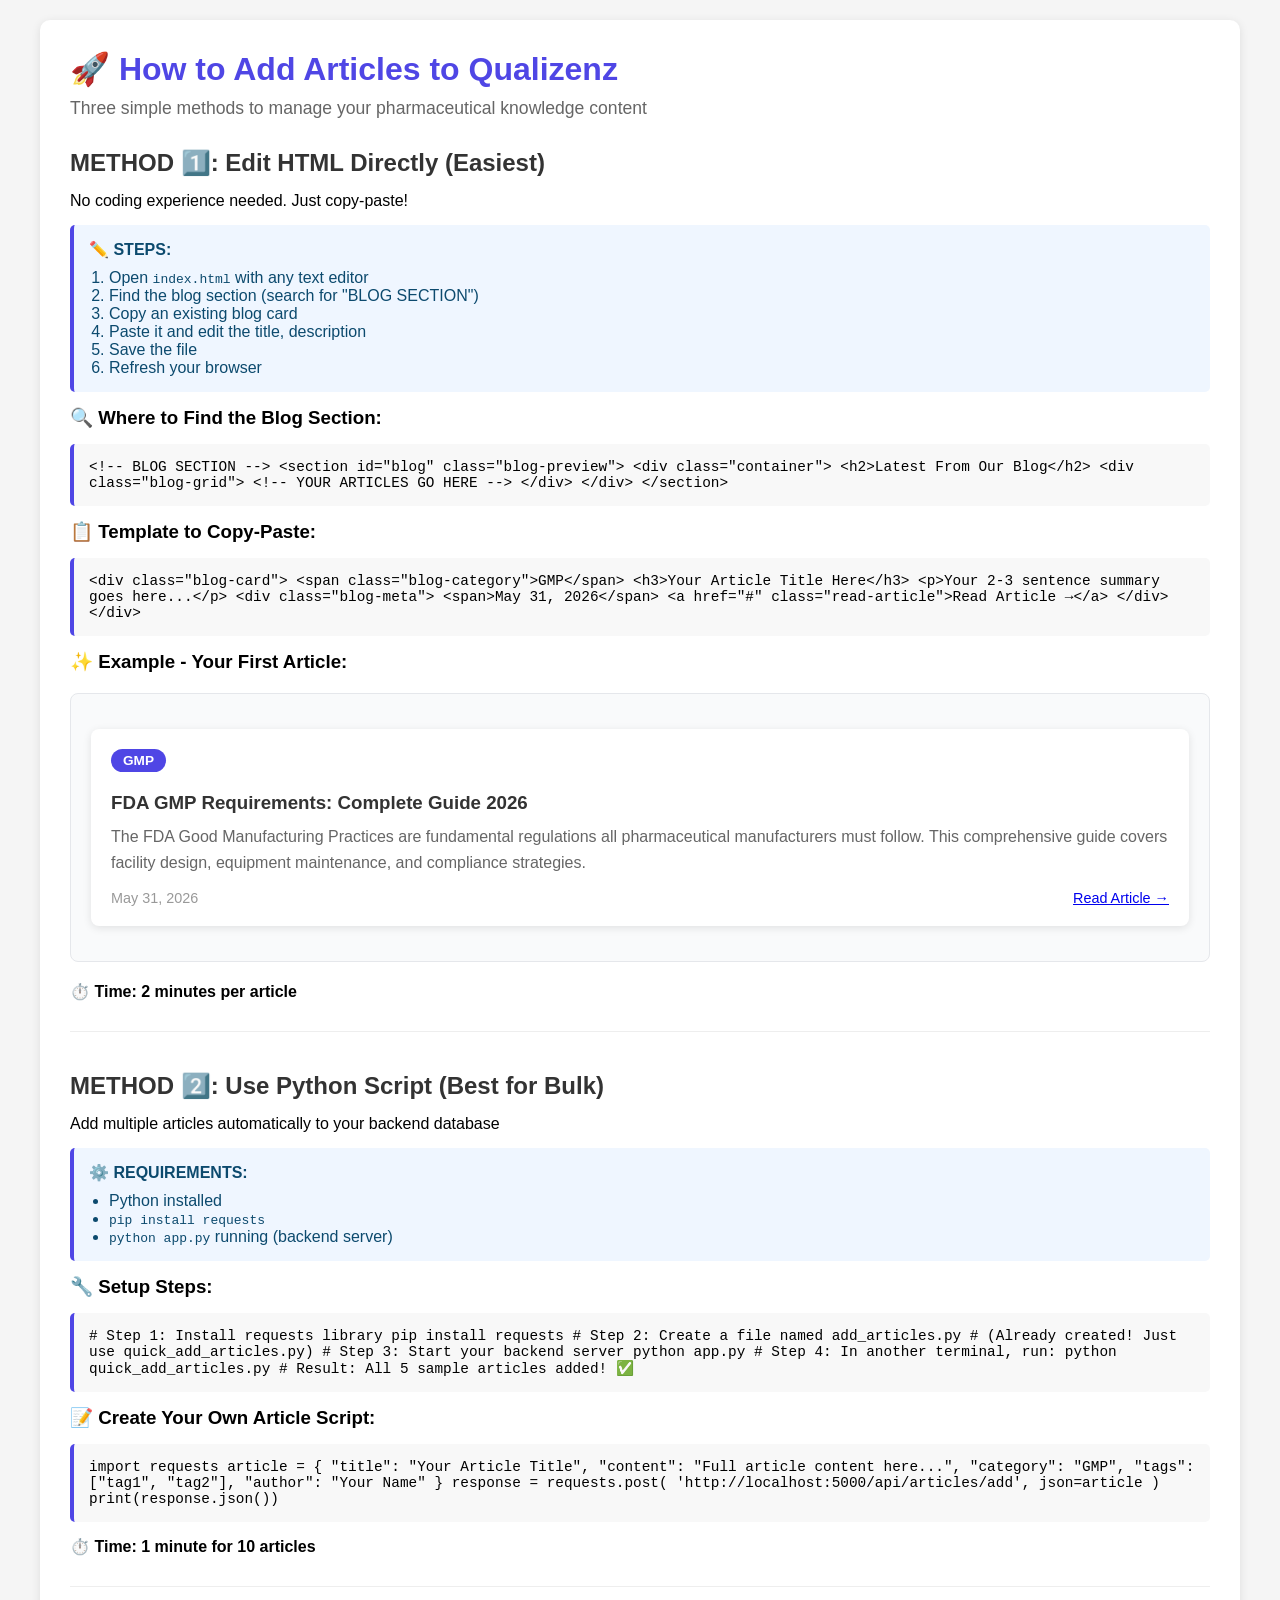
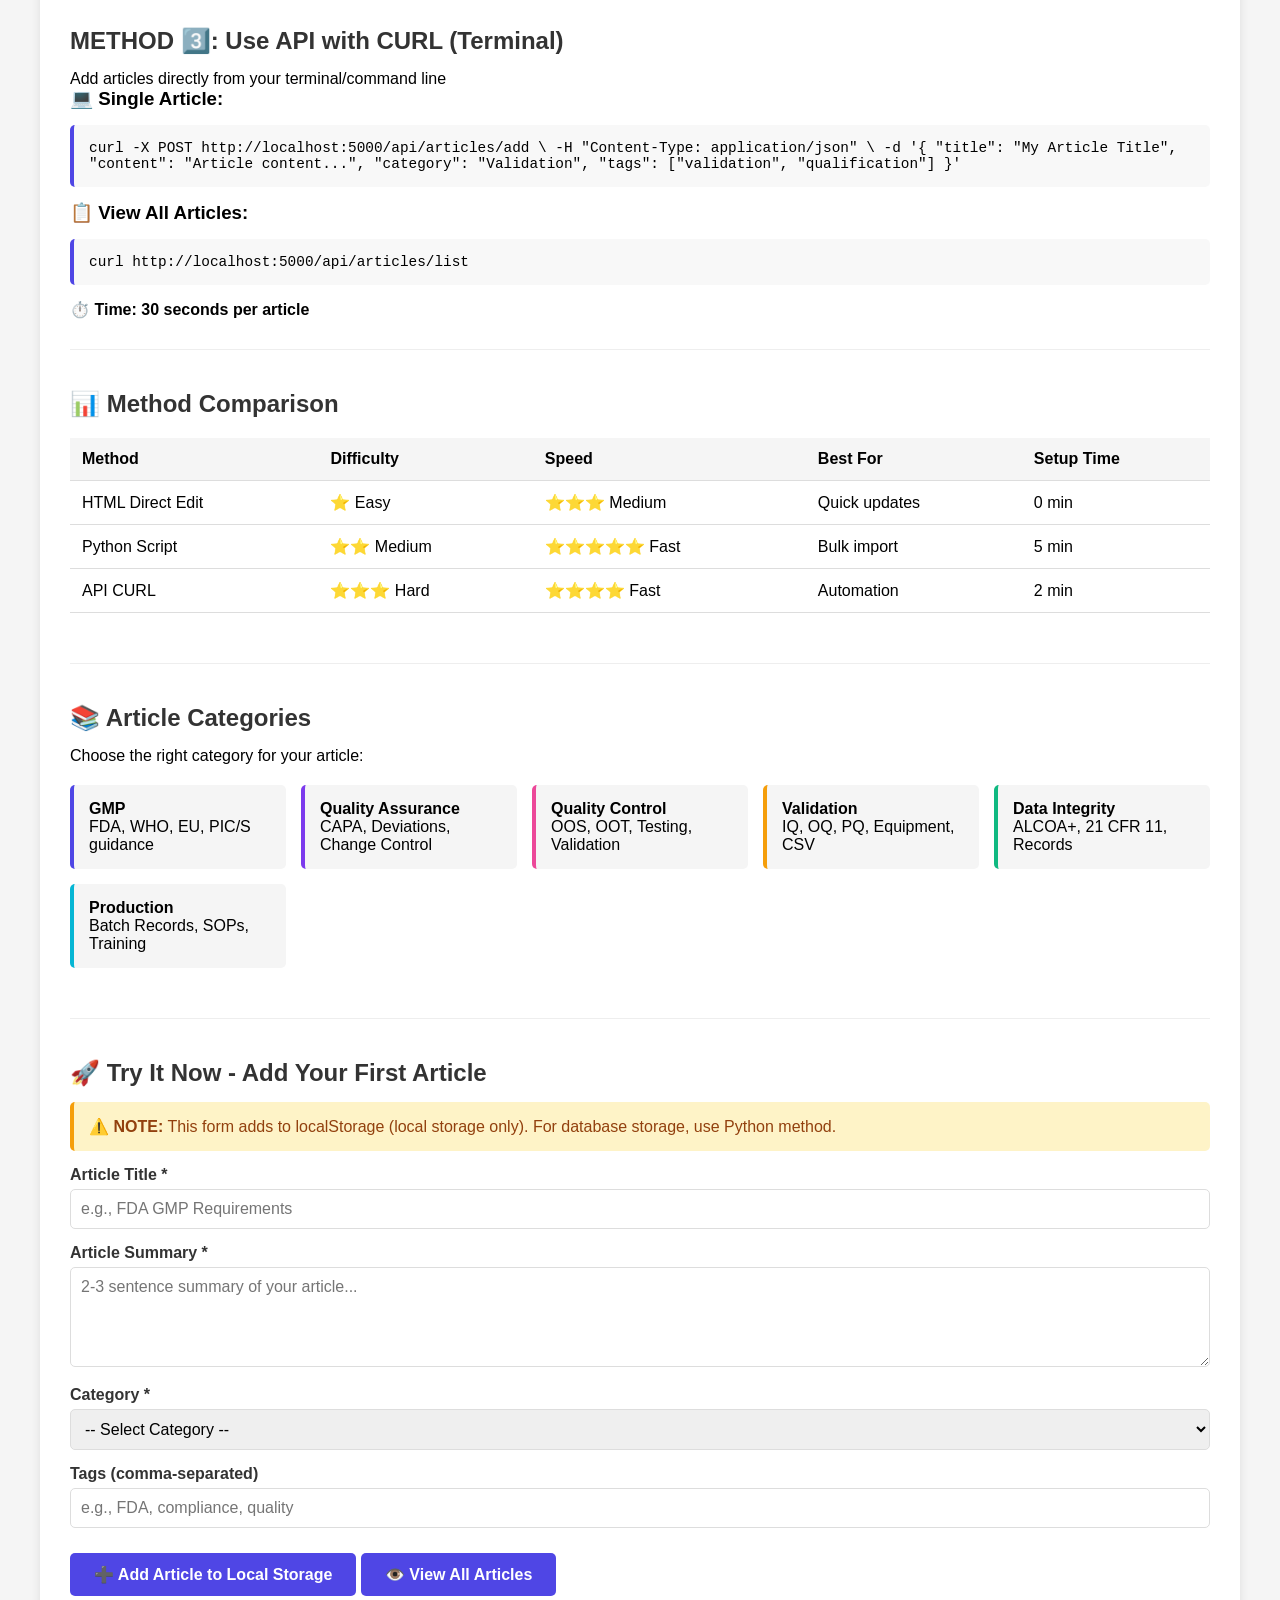
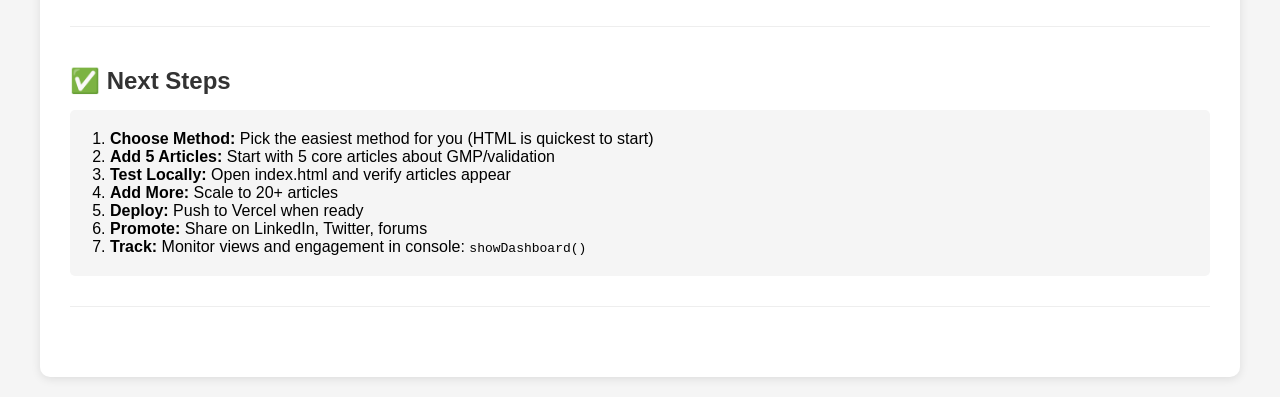
<file: add_articles_guide.html>
<!DOCTYPE html>
<html lang="en">
<head>
    <meta charset="UTF-8">
    <meta name="viewport" content="width=device-width, initial-scale=1.0">
    <title>Qualizenz - Add Articles Locally</title>
    <style>
        * {
            margin: 0;
            padding: 0;
            box-sizing: border-box;
        }
        body {
            font-family: 'Segoe UI', Tahoma, Geneva, Verdana, sans-serif;
            background-color: #f5f5f5;
            padding: 20px;
        }
        .container {
            max-width: 1200px;
            margin: 0 auto;
            background: white;
            padding: 30px;
            border-radius: 10px;
            box-shadow: 0 2px 10px rgba(0,0,0,0.1);
        }
        h1 {
            color: #4F46E5;
            margin-bottom: 10px;
        }
        .subtitle {
            color: #666;
            margin-bottom: 30px;
            font-size: 1.1rem;
        }
        .section {
            margin-bottom: 40px;
            padding-bottom: 30px;
            border-bottom: 1px solid #eee;
        }
        h2 {
            color: #333;
            margin-top: 30px;
            margin-bottom: 15px;
            font-size: 1.5rem;
        }
        .code-box {
            background: #f8f8f8;
            border-left: 4px solid #4F46E5;
            padding: 15px;
            margin: 15px 0;
            border-radius: 5px;
            overflow-x: auto;
            font-family: 'Courier New', monospace;
            font-size: 0.9rem;
        }
        .form-group {
            margin: 15px 0;
        }
        label {
            display: block;
            margin-bottom: 5px;
            font-weight: 600;
            color: #333;
        }
        input, textarea, select {
            width: 100%;
            padding: 10px;
            border: 1px solid #ddd;
            border-radius: 5px;
            font-family: inherit;
            font-size: 1rem;
        }
        textarea {
            min-height: 100px;
            resize: vertical;
        }
        button {
            background: #4F46E5;
            color: white;
            padding: 12px 24px;
            border: none;
            border-radius: 5px;
            cursor: pointer;
            font-size: 1rem;
            font-weight: 600;
            margin-top: 10px;
        }
        button:hover {
            background: #7C3AED;
        }
        .success {
            background: #D1FAE5;
            color: #065F46;
            padding: 15px;
            border-radius: 5px;
            margin: 15px 0;
            border-left: 4px solid #10B981;
        }
        .warning {
            background: #FEF3C7;
            color: #92400E;
            padding: 15px;
            border-radius: 5px;
            margin: 15px 0;
            border-left: 4px solid #F59E0B;
        }
        .info {
            background: #EFF6FF;
            color: #0C4A6E;
            padding: 15px;
            border-radius: 5px;
            margin: 15px 0;
            border-left: 4px solid #4F46E5;
        }
        .preview {
            background: #f9fafb;
            border: 1px solid #e5e7eb;
            padding: 20px;
            border-radius: 8px;
            margin: 20px 0;
        }
        .blog-card {
            background: white;
            padding: 20px;
            border-radius: 8px;
            box-shadow: 0 2px 8px rgba(0,0,0,0.1);
            margin: 15px 0;
        }
        .blog-category {
            display: inline-block;
            background: #4F46E5;
            color: white;
            padding: 4px 12px;
            border-radius: 20px;
            font-size: 0.85rem;
            font-weight: 600;
            margin-bottom: 10px;
        }
        .blog-card h3 {
            color: #333;
            margin: 10px 0;
        }
        .blog-card p {
            color: #666;
            line-height: 1.6;
            margin-bottom: 15px;
        }
        .blog-meta {
            display: flex;
            justify-content: space-between;
            color: #999;
            font-size: 0.9rem;
        }
        table {
            width: 100%;
            border-collapse: collapse;
            margin: 20px 0;
        }
        th, td {
            padding: 12px;
            text-align: left;
            border-bottom: 1px solid #ddd;
        }
        th {
            background: #f5f5f5;
            font-weight: 600;
        }
        .step-number {
            display: inline-block;
            background: #4F46E5;
            color: white;
            width: 30px;
            height: 30px;
            border-radius: 50%;
            text-align: center;
            line-height: 30px;
            margin-right: 10px;
            font-weight: bold;
        }
    </style>
</head>
<body>
    <div class="container">
        <h1>🚀 How to Add Articles to Qualizenz</h1>
        <p class="subtitle">Three simple methods to manage your pharmaceutical knowledge content</p>

        <!-- METHOD 1 -->
        <div class="section">
            <h2>METHOD 1️⃣: Edit HTML Directly (Easiest)</h2>
            <p>No coding experience needed. Just copy-paste!</p>
            
            <div class="info">
                <strong>✏️ STEPS:</strong>
                <ol style="margin-left: 20px; margin-top: 10px;">
                    <li>Open <code>index.html</code> with any text editor</li>
                    <li>Find the blog section (search for "BLOG SECTION")</li>
                    <li>Copy an existing blog card</li>
                    <li>Paste it and edit the title, description</li>
                    <li>Save the file</li>
                    <li>Refresh your browser</li>
                </ol>
            </div>

            <h3>🔍 Where to Find the Blog Section:</h3>
            <div class="code-box">
&lt;!-- BLOG SECTION --&gt;
&lt;section id="blog" class="blog-preview"&gt;
    &lt;div class="container"&gt;
        &lt;h2&gt;Latest From Our Blog&lt;/h2&gt;
        &lt;div class="blog-grid"&gt;
            &lt;!-- YOUR ARTICLES GO HERE --&gt;
        &lt;/div&gt;
    &lt;/div&gt;
&lt;/section&gt;
            </div>

            <h3>📋 Template to Copy-Paste:</h3>
            <div class="code-box">
&lt;div class="blog-card"&gt;
    &lt;span class="blog-category"&gt;GMP&lt;/span&gt;
    &lt;h3&gt;Your Article Title Here&lt;/h3&gt;
    &lt;p&gt;Your 2-3 sentence summary goes here...&lt;/p&gt;
    &lt;div class="blog-meta"&gt;
        &lt;span&gt;May 31, 2026&lt;/span&gt;
        &lt;a href="#" class="read-article"&gt;Read Article →&lt;/a&gt;
    &lt;/div&gt;
&lt;/div&gt;
            </div>

            <h3>✨ Example - Your First Article:</h3>
            <div class="preview">
                <div class="blog-card">
                    <span class="blog-category">GMP</span>
                    <h3>FDA GMP Requirements: Complete Guide 2026</h3>
                    <p>The FDA Good Manufacturing Practices are fundamental regulations all pharmaceutical manufacturers must follow. This comprehensive guide covers facility design, equipment maintenance, and compliance strategies.</p>
                    <div class="blog-meta">
                        <span>May 31, 2026</span>
                        <a href="#" class="read-article">Read Article →</a>
                    </div>
                </div>
            </div>

            <p><strong>⏱️ Time: 2 minutes per article</strong></p>
        </div>

        <!-- METHOD 2 -->
        <div class="section">
            <h2>METHOD 2️⃣: Use Python Script (Best for Bulk)</h2>
            <p>Add multiple articles automatically to your backend database</p>
            
            <div class="info">
                <strong>⚙️ REQUIREMENTS:</strong>
                <ul style="margin-left: 20px; margin-top: 10px;">
                    <li>Python installed</li>
                    <li><code>pip install requests</code></li>
                    <li><code>python app.py</code> running (backend server)</li>
                </ul>
            </div>

            <h3>🔧 Setup Steps:</h3>
            <div class="code-box">
# Step 1: Install requests library
pip install requests

# Step 2: Create a file named add_articles.py
# (Already created! Just use quick_add_articles.py)

# Step 3: Start your backend server
python app.py

# Step 4: In another terminal, run:
python quick_add_articles.py

# Result: All 5 sample articles added! ✅
            </div>

            <h3>📝 Create Your Own Article Script:</h3>
            <div class="code-box">
import requests

article = {
    "title": "Your Article Title",
    "content": "Full article content here...",
    "category": "GMP",
    "tags": ["tag1", "tag2"],
    "author": "Your Name"
}

response = requests.post(
    'http://localhost:5000/api/articles/add',
    json=article
)

print(response.json())
            </div>

            <p><strong>⏱️ Time: 1 minute for 10 articles</strong></p>
        </div>

        <!-- METHOD 3 -->
        <div class="section">
            <h2>METHOD 3️⃣: Use API with CURL (Terminal)</h2>
            <p>Add articles directly from your terminal/command line</p>
            
            <h3>💻 Single Article:</h3>
            <div class="code-box">
curl -X POST http://localhost:5000/api/articles/add \
  -H "Content-Type: application/json" \
  -d '{
    "title": "My Article Title",
    "content": "Article content...",
    "category": "Validation",
    "tags": ["validation", "qualification"]
  }'
            </div>

            <h3>📋 View All Articles:</h3>
            <div class="code-box">
curl http://localhost:5000/api/articles/list
            </div>

            <p><strong>⏱️ Time: 30 seconds per article</strong></p>
        </div>

        <!-- COMPARISON -->
        <div class="section">
            <h2>📊 Method Comparison</h2>
            <table>
                <thead>
                    <tr>
                        <th>Method</th>
                        <th>Difficulty</th>
                        <th>Speed</th>
                        <th>Best For</th>
                        <th>Setup Time</th>
                    </tr>
                </thead>
                <tbody>
                    <tr>
                        <td>HTML Direct Edit</td>
                        <td>⭐ Easy</td>
                        <td>⭐⭐⭐ Medium</td>
                        <td>Quick updates</td>
                        <td>0 min</td>
                    </tr>
                    <tr>
                        <td>Python Script</td>
                        <td>⭐⭐ Medium</td>
                        <td>⭐⭐⭐⭐⭐ Fast</td>
                        <td>Bulk import</td>
                        <td>5 min</td>
                    </tr>
                    <tr>
                        <td>API CURL</td>
                        <td>⭐⭐⭐ Hard</td>
                        <td>⭐⭐⭐⭐ Fast</td>
                        <td>Automation</td>
                        <td>2 min</td>
                    </tr>
                </tbody>
            </table>
        </div>

        <!-- ARTICLE CATEGORIES -->
        <div class="section">
            <h2>📚 Article Categories</h2>
            <p>Choose the right category for your article:</p>
            <div style="display: grid; grid-template-columns: repeat(auto-fit, minmax(200px, 1fr)); gap: 15px; margin: 20px 0;">
                <div style="background: #f5f5f5; padding: 15px; border-radius: 5px; border-left: 4px solid #4F46E5;">
                    <strong>GMP</strong><br>
                    FDA, WHO, EU, PIC/S guidance
                </div>
                <div style="background: #f5f5f5; padding: 15px; border-radius: 5px; border-left: 4px solid #7C3AED;">
                    <strong>Quality Assurance</strong><br>
                    CAPA, Deviations, Change Control
                </div>
                <div style="background: #f5f5f5; padding: 15px; border-radius: 5px; border-left: 4px solid #EC4899;">
                    <strong>Quality Control</strong><br>
                    OOS, OOT, Testing, Validation
                </div>
                <div style="background: #f5f5f5; padding: 15px; border-radius: 5px; border-left: 4px solid #F59E0B;">
                    <strong>Validation</strong><br>
                    IQ, OQ, PQ, Equipment, CSV
                </div>
                <div style="background: #f5f5f5; padding: 15px; border-radius: 5px; border-left: 4px solid #10B981;">
                    <strong>Data Integrity</strong><br>
                    ALCOA+, 21 CFR 11, Records
                </div>
                <div style="background: #f5f5f5; padding: 15px; border-radius: 5px; border-left: 4px solid #06B6D4;">
                    <strong>Production</strong><br>
                    Batch Records, SOPs, Training
                </div>
            </div>
        </div>

        <!-- QUICK ADD FORM -->
        <div class="section">
            <h2>🚀 Try It Now - Add Your First Article</h2>
            <div class="warning">
                <strong>⚠️ NOTE:</strong> This form adds to localStorage (local storage only). For database storage, use Python method.
            </div>
            
            <form id="articleForm" onsubmit="addArticle(event)">
                <div class="form-group">
                    <label for="title">Article Title *</label>
                    <input type="text" id="title" placeholder="e.g., FDA GMP Requirements" required>
                </div>

                <div class="form-group">
                    <label for="content">Article Summary *</label>
                    <textarea id="content" placeholder="2-3 sentence summary of your article..." required></textarea>
                </div>

                <div class="form-group">
                    <label for="category">Category *</label>
                    <select id="category" required>
                        <option value="">-- Select Category --</option>
                        <option value="GMP">GMP</option>
                        <option value="Quality Assurance">Quality Assurance</option>
                        <option value="Quality Control">Quality Control</option>
                        <option value="Validation">Validation</option>
                        <option value="Data Integrity">Data Integrity</option>
                        <option value="Production">Production</option>
                    </select>
                </div>

                <div class="form-group">
                    <label for="tags">Tags (comma-separated)</label>
                    <input type="text" id="tags" placeholder="e.g., FDA, compliance, quality">
                </div>

                <button type="submit">➕ Add Article to Local Storage</button>
                <button type="button" onclick="viewArticles()">👁️ View All Articles</button>
            </form>

            <div id="result"></div>
        </div>

        <!-- NEXT STEPS -->
        <div class="section">
            <h2>✅ Next Steps</h2>
            <div style="background: #f5f5f5; padding: 20px; border-radius: 5px;">
                <ol style="margin-left: 20px;">
                    <li><strong>Choose Method:</strong> Pick the easiest method for you (HTML is quickest to start)</li>
                    <li><strong>Add 5 Articles:</strong> Start with 5 core articles about GMP/validation</li>
                    <li><strong>Test Locally:</strong> Open index.html and verify articles appear</li>
                    <li><strong>Add More:</strong> Scale to 20+ articles</li>
                    <li><strong>Deploy:</strong> Push to Vercel when ready</li>
                    <li><strong>Promote:</strong> Share on LinkedIn, Twitter, forums</li>
                    <li><strong>Track:</strong> Monitor views and engagement in console: <code>showDashboard()</code></li>
                </ol>
            </div>
        </div>
    </div>

    <script>
        function addArticle(event) {
            event.preventDefault();
            
            const article = {
                title: document.getElementById('title').value,
                content: document.getElementById('content').value,
                category: document.getElementById('category').value,
                tags: document.getElementById('tags').value.split(',').map(t => t.trim()),
                date: new Date().toISOString().split('T')[0]
            };
            
            let articles = JSON.parse(localStorage.getItem('articles')) || [];
            articles.push(article);
            localStorage.setItem('articles', JSON.stringify(articles));
            
            const result = document.getElementById('result');
            result.innerHTML = `
                <div class="success">
                    ✅ Article added successfully!<br>
                    <strong>${article.title}</strong> is now in your local storage.
                </div>
            `;
            
            document.getElementById('articleForm').reset();
        }

        function viewArticles() {
            const articles = JSON.parse(localStorage.getItem('articles')) || [];
            const result = document.getElementById('result');
            
            if (articles.length === 0) {
                result.innerHTML = '<div class="warning">No articles saved yet</div>';
                return;
            }
            
            let html = '<div class="success"><strong>📝 Saved Articles:</strong><br>';
            articles.forEach((art, idx) => {
                html += `${idx + 1}. <strong>${art.title}</strong> (${art.category})<br>`;
            });
            html += `</div>`;
            
            result.innerHTML = html;
        }
    </script>
</body>
</html>
</file>
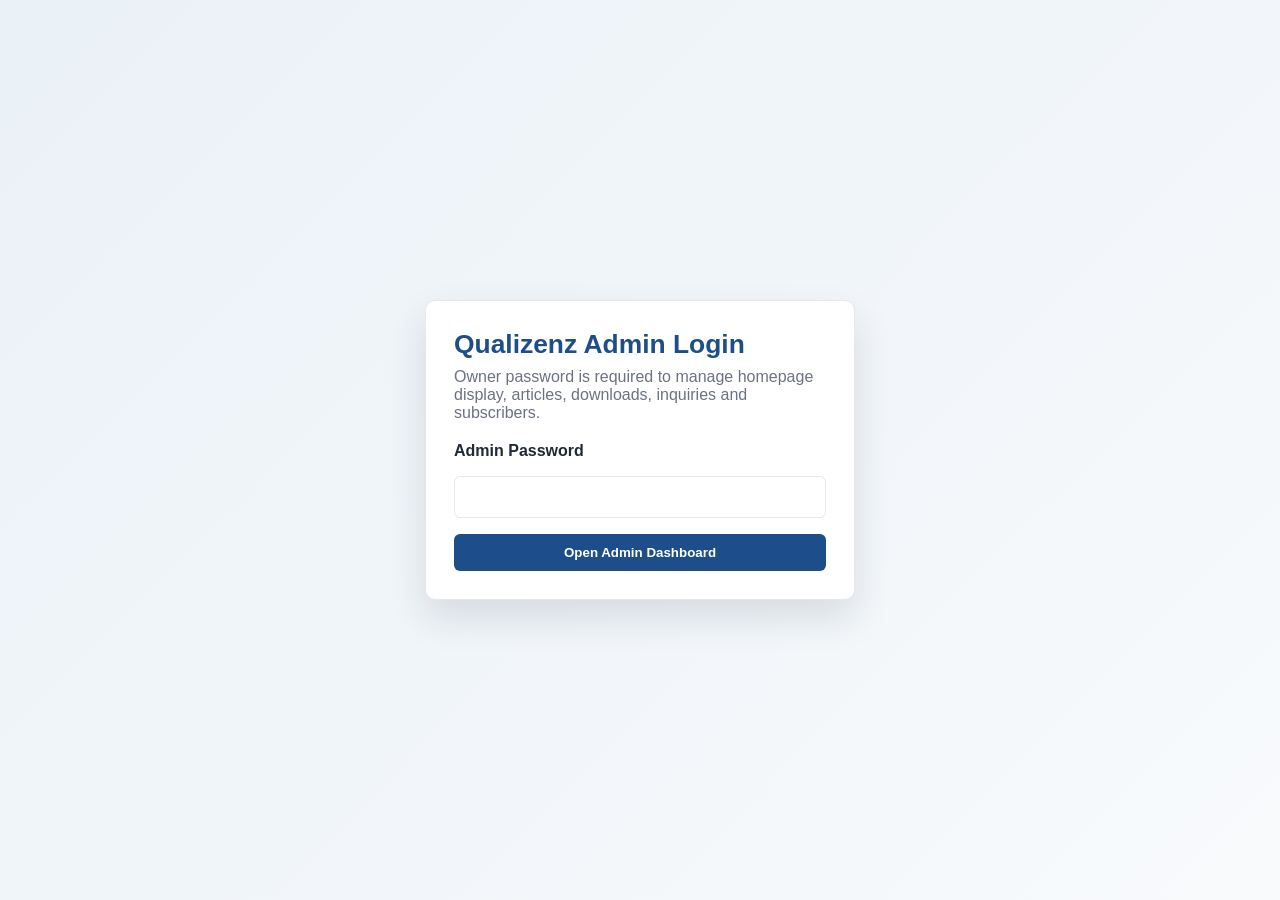
<file: admin_dashboard.html>
<!DOCTYPE html>
<html lang="en">
<head>
    <meta charset="UTF-8">
    <meta name="viewport" content="width=device-width, initial-scale=1.0">
    <title>Qualizenz Admin Content Dashboard</title>
    <style>
        :root {
            --primary: #1D4E89;
            --secondary: #0F766E;
            --bg: #F5F8FA;
            --text: #1F2937;
            --muted: #6B7280;
            --border: #E5E7EB;
            --white: #FFFFFF;
        }
        * { box-sizing: border-box; margin: 0; padding: 0; }
        body { background: var(--bg); color: var(--text); font-family: "Segoe UI", Tahoma, Geneva, Verdana, sans-serif; }
        .admin-shell { display: none; grid-template-columns: 280px 1fr; min-height: 100vh; }
        body.admin-authenticated .admin-shell { display: grid; }
        .admin-login-screen { align-items: center; background: linear-gradient(135deg, #EAF1F7, #F8FAFC); display: flex; justify-content: center; min-height: 100vh; padding: 24px; }
        body.admin-authenticated .admin-login-screen { display: none; }
        .auth-card { background: var(--white); border: 1px solid var(--border); border-radius: 10px; box-shadow: 0 18px 38px rgba(23, 32, 51, 0.12); max-width: 430px; padding: 28px; width: 100%; }
        .auth-card h1 { color: var(--primary); font-size: 1.65rem; margin-bottom: 0.5rem; }
        .auth-card p { margin-bottom: 1.25rem; }
        .sidebar { background: #172033; color: var(--white); padding: 24px; position: sticky; top: 0; height: 100vh; }
        .sidebar h1 { font-size: 1.35rem; margin-bottom: 0.25rem; }
        .sidebar p { color: #B8C4D2; font-size: 0.9rem; margin-bottom: 1.5rem; }
        .sidebar a, .sidebar button { border-radius: 6px; color: var(--white); display: block; margin-bottom: 8px; padding: 11px 12px; text-align: left; text-decoration: none; width: 100%; }
        .sidebar button { background: transparent; border: 0; cursor: pointer; font: inherit; }
        .sidebar button.active, .sidebar button:hover, .sidebar a:hover { background: var(--primary); }
        .sidebar button.logout { background: #7F1D1D; margin-top: 14px; }
        .main { padding: 28px; }
        .topbar { align-items: center; display: flex; justify-content: space-between; gap: 1rem; margin-bottom: 24px; }
        .topbar h2 { font-size: 2rem; }
        .grid { display: grid; gap: 1rem; grid-template-columns: repeat(auto-fit, minmax(210px, 1fr)); margin-bottom: 1.5rem; }
        .stat, .panel { background: var(--white); border: 1px solid var(--border); border-radius: 8px; padding: 18px; }
        .stat strong { color: var(--primary); display: block; font-size: 2rem; margin-top: 0.25rem; }
        .muted { color: var(--muted); }
        .section { display: none; }
        .section.active { display: block; }
        form { display: grid; gap: 1rem; }
        label { color: var(--text); font-weight: 700; }
        input, select, textarea { border: 1px solid var(--border); border-radius: 6px; font: inherit; padding: 11px; width: 100%; }
        input[type="checkbox"] { height: 18px; margin: 0; width: 18px; }
        textarea { min-height: 130px; resize: vertical; }
        .two-col { display: grid; gap: 1rem; grid-template-columns: 1fr 1fr; }
        .checkbox-grid label { align-items: center; background: #F8FAFC; border: 1px solid var(--border); border-radius: 6px; display: flex; gap: 0.65rem; padding: 12px; }
        .btn { background: var(--primary); border: 0; border-radius: 6px; color: var(--white); cursor: pointer; font-weight: 700; padding: 11px 16px; }
        .btn.secondary { background: #64748B; }
        .btn.danger { background: #B91C1C; }
        table { background: var(--white); border-collapse: collapse; border-radius: 8px; overflow: hidden; width: 100%; }
        th, td { border-bottom: 1px solid var(--border); padding: 12px; text-align: left; vertical-align: top; }
        th { background: #EAF1F7; }
        .badge { background: #DBEAFE; border-radius: 999px; color: #1E3A8A; display: inline-block; font-size: 0.8rem; font-weight: 800; padding: 4px 10px; }
        .actions { display: flex; flex-wrap: wrap; gap: 0.5rem; }
        .notice { background: #EFF6FF; border-left: 4px solid var(--primary); border-radius: 6px; margin-bottom: 1rem; padding: 1rem; }
        @media (max-width: 800px) {
            .admin-shell { grid-template-columns: 1fr; }
            .sidebar { height: auto; position: static; }
            .two-col { grid-template-columns: 1fr; }
            .topbar { align-items: flex-start; flex-direction: column; }
        }
    </style>
</head>
<body>
    <section class="admin-login-screen">
        <div class="auth-card">
            <h1>Qualizenz Admin Login</h1>
            <p class="muted">Owner password is required to manage homepage display, articles, downloads, inquiries and subscribers.</p>
            <form id="adminLoginForm">
                <label>Admin Password</label>
                <input type="password" name="password" autocomplete="current-password" required>
                <button class="btn" type="submit">Open Admin Dashboard</button>
            </form>
            <div id="adminLoginMessage"></div>
        </div>
    </section>

    <div class="admin-shell">
        <aside class="sidebar">
            <h1>Qualizenz Admin</h1>
            <p>Owner-only content dashboard</p>
            <button class="tab active" data-section="dashboard">Dashboard</button>
            <button class="tab" data-section="homepage">Homepage Display</button>
            <button class="tab" data-section="articles">Articles</button>
            <button class="tab" data-section="templates">Templates</button>
            <button class="tab" data-section="resources">Free Resources</button>
            <button class="tab" data-section="inquiries">Inquiries</button>
            <button class="tab" data-section="subscribers">Subscribers</button>
            <button class="tab" data-section="stats">Statistics</button>
            <button class="tab" data-section="password">Password</button>
            <a href="index.html">View Website</a>
            <button class="logout" type="button" onclick="logoutAdmin()">Logout</button>
        </aside>
        <main class="main">
            <div class="topbar">
                <div>
                    <h2 id="pageTitle">Dashboard</h2>
                    <p class="muted">Static GitHub Pages version. Data is stored in this browser until a backend database is connected.</p>
                </div>
                <button class="btn secondary" onclick="exportAdminData()">Export Data</button>
            </div>

            <section id="dashboard" class="section active">
                <div class="grid" id="statsGrid"></div>
                <div class="notice">No multi-role access is required. This is a simple owner dashboard for content and inquiry management.</div>
                <div class="notice">Public document downloads can be generated with Qualizenz header, footer, watermark, date and time stamp when files are uploaded through the Flask article upload endpoint.</div>
                <div class="notice">Default local admin password: <strong>Qualizenz@2026</strong>. Change it from the Password tab before sharing this admin link.</div>
                <div class="panel">
                    <h3>Recommended Database Tables</h3>
                    <p class="muted">articles, categories, sop_templates, validation_templates, free_resources, consulting_requests, contact_messages, newsletter_subscribers, downloads, website_statistics</p>
                </div>
            </section>

            <section id="password" class="section">
                <div class="panel">
                    <h3>Update Admin Password</h3>
                    <p class="muted">Use one owner password only. Avoid simple passwords and update it before publishing admin access anywhere.</p>
                    <form id="adminPasswordForm">
                        <label>Current Password</label>
                        <input type="password" name="current_password" autocomplete="current-password" required>
                        <div class="two-col">
                            <div>
                                <label>New Password</label>
                                <input type="password" name="new_password" autocomplete="new-password" minlength="8" required>
                            </div>
                            <div>
                                <label>Confirm New Password</label>
                                <input type="password" name="confirm_password" autocomplete="new-password" minlength="8" required>
                            </div>
                        </div>
                        <button class="btn" type="submit">Update Password</button>
                    </form>
                    <div id="adminPasswordMessage"></div>
                </div>
            </section>

            <section id="homepage" class="section">
                <div class="panel">
                    <h3>Manage Homepage Display</h3>
                    <p class="muted">Controls what the public homepage displays when running with the Flask backend. On static GitHub Pages, these settings are browser-local until a real hosted backend/database is connected.</p>
                    <form id="siteSettingsForm">
                        <label>Header Banner Text</label>
                        <input name="header_banner_text" placeholder="GMP Articles | SOP Templates | Validation Documents">
                        <label>Announcement Banner Text</label>
                        <input name="announcement_text" placeholder="New GMP Audit Readiness Checklist available for download.">
                        <label>Homepage Hero Title</label>
                        <textarea name="hero_title"></textarea>
                        <label>Homepage Intro Text</label>
                        <textarea name="hero_intro"></textarea>
                        <label>Footer Disclaimer Text</label>
                        <textarea name="footer_disclaimer"></textarea>
                        <label>Owner Note / Internal Display Instruction</label>
                        <textarea name="homepage_note" placeholder="Optional note for future homepage changes"></textarea>
                        <div class="two-col checkbox-grid">
                            <label><input type="checkbox" name="announcement_visible"> Show announcement banner</label>
                            <label><input type="checkbox" name="headline"> Show hero/headline section</label>
                            <label><input type="checkbox" name="latestArticles"> Show latest articles</label>
                            <label><input type="checkbox" name="store"> Show store/documents section</label>
                            <label><input type="checkbox" name="consulting"> Show consulting section</label>
                        </div>
                        <button class="btn" type="submit">Save Homepage Display</button>
                    </form>
                    <div id="siteSettingsMessage"></div>
                </div>
            </section>

            <section id="articles" class="section">
                <div class="panel">
                    <h3>Add / Edit Article</h3>
                    <form id="articleForm">
                        <input type="hidden" name="id">
                        <div class="two-col">
                            <div><label>Article Title</label><input name="title" required></div>
                            <div><label>Category</label><input name="category" placeholder="GMP, Validation, Data Integrity..." required></div>
                        </div>
                        <div class="two-col">
                            <div><label>Author</label><input name="author" value="Qualizenz Team"></div>
                            <div><label>Publish Date</label><input type="date" name="publishDate"></div>
                        </div>
                        <label>Featured Image URL</label><input name="featuredImage" placeholder="Optional image URL">
                        <label>Article Summary</label><textarea name="summary" required></textarea>
                        <label>Full Article Content</label><textarea name="content" required></textarea>
                        <div class="two-col">
                            <div><label>SEO Meta Title</label><input name="seoTitle"></div>
                            <div><label>Keywords</label><input name="keywords" placeholder="comma-separated"></div>
                        </div>
                        <label>SEO Meta Description</label><textarea name="seoDescription"></textarea>
                        <label>Related Articles / CTA</label><input name="relatedArticles" placeholder="Related article IDs, CTA text or links">
                        <div class="actions"><button class="btn" type="submit" name="status" value="Published">Publish Article</button><button class="btn secondary" type="submit" name="status" value="Draft">Save as Draft</button></div>
                    </form>
                </div>
                <div class="panel"><h3>Manage Articles</h3><div id="articleTable"></div></div>
                <div class="panel">
                    <h3>Draft Documents and Branded Downloads</h3>
                    <p class="muted">Create or save an article as draft, upload a PDF/DOCX here, then publish when ready. Downloads open as a Qualizenz-branded PDF with header, footer, watermark, date and time stamp.</p>
                    <form id="articleDocumentForm">
                        <div class="two-col">
                            <div>
                                <label>Article Draft</label>
                                <select name="article_id" id="articleDocumentSelect" required></select>
                            </div>
                            <div>
                                <label>Upload PDF or Word File</label>
                                <input type="file" name="file" accept=".pdf,.docx" required>
                            </div>
                        </div>
                        <button class="btn" type="submit">Upload Branded Download File</button>
                    </form>
                    <div id="articleDocumentUploadMessage"></div>
                </div>
            </section>

            <section id="templates" class="section">
                <div class="panel">
                    <h3>Upload Template Record</h3>
                    <form id="templateForm">
                        <div class="two-col"><div><label>Template Title</label><input name="title" required></div><div><label>Template Type</label><select name="table"><option value="sop_templates">SOP Template</option><option value="validation_templates">Validation Template</option></select></div></div>
                        <div class="two-col"><div><label>Category</label><input name="category" required></div><div><label>File Type</label><input name="fileType" placeholder="DOCX, XLSX, PDF"></div></div>
                        <div class="two-col"><div><label>Free or Paid</label><select name="access"><option>Free</option><option>Paid</option></select></div><div><label>Price</label><input name="price" placeholder="$49"></div></div>
                        <label>Short Description</label><textarea name="description" required></textarea>
                        <label>Upload File</label><input type="file" name="file">
                        <button class="btn" type="submit">Save Template</button>
                    </form>
                </div>
                <div class="panel"><h3>Template Records</h3><div id="templateTable"></div></div>
            </section>

            <section id="resources" class="section">
                <div class="panel">
                    <h3>Upload Free Resource</h3>
                    <form id="resourceForm">
                        <div class="two-col"><div><label>Resource Title</label><input name="title" required></div><div><label>Category</label><input name="category" required></div></div>
                        <label>Description</label><textarea name="description" required></textarea>
                        <label>Upload File</label><input type="file" name="file">
                        <button class="btn" type="submit">Save Free Resource</button>
                    </form>
                </div>
                <div class="panel"><h3>Free Resource Records</h3><div id="resourceTable"></div></div>
            </section>

            <section id="inquiries" class="section">
                <div class="grid">
                    <div class="panel"><h3>Consulting Requests</h3><div id="consultingTable"></div></div>
                    <div class="panel"><h3>Contact Messages</h3><div id="contactTable"></div></div>
                </div>
            </section>

            <section id="subscribers" class="section">
                <div class="panel"><h3>Newsletter Subscribers</h3><div id="subscriberTable"></div></div>
            </section>

            <section id="stats" class="section">
                <div class="grid" id="statsDetailGrid"></div>
                <div class="panel"><h3>Downloads</h3><div id="downloadTable"></div></div>
            </section>
        </main>
    </div>

    <script>
        const tables = ["articles", "categories", "sop_templates", "validation_templates", "free_resources", "consulting_requests", "contact_messages", "newsletter_subscribers", "downloads", "website_statistics"];
        const ADMIN_SESSION_KEY = "qualizenz_admin_authenticated";
        const ADMIN_PASSWORD_HASH_KEY = "qualizenz_admin_password_hash";
        const DEFAULT_ADMIN_PASSWORD = "Qualizenz@2026";

        function read(key, fallback = []) {
            try { return JSON.parse(localStorage.getItem(key)) || fallback; } catch { return fallback; }
        }
        function write(key, value) { localStorage.setItem(key, JSON.stringify(value)); }
        function uid(prefix) { return `${prefix}-${Date.now()}`; }
        function rows(key) { return read(key, []); }
        async function sha256(text) {
            const data = new TextEncoder().encode(text);
            const hashBuffer = await crypto.subtle.digest("SHA-256", data);
            return [...new Uint8Array(hashBuffer)].map(byte => byte.toString(16).padStart(2, "0")).join("");
        }
        async function getLocalAdminHash() {
            const existing = localStorage.getItem(ADMIN_PASSWORD_HASH_KEY);
            if (existing) return existing;
            const defaultHash = await sha256(DEFAULT_ADMIN_PASSWORD);
            localStorage.setItem(ADMIN_PASSWORD_HASH_KEY, defaultHash);
            return defaultHash;
        }
        function setAdminAuthenticated(value) {
            if (value) {
                sessionStorage.setItem(ADMIN_SESSION_KEY, "true");
                document.body.classList.add("admin-authenticated");
            } else {
                sessionStorage.removeItem(ADMIN_SESSION_KEY);
                document.body.classList.remove("admin-authenticated");
            }
        }
        function defaultSiteSettings() {
            return {
                header_banner_text: "GMP | SOPs | Validation",
                announcement_text: "New GMP Audit Readiness Checklist available for download.",
                announcement_visible: true,
                hero_title: "GMP articles, templates, validation tools and consulting support for pharma professionals.",
                hero_intro: "Qualizenz helps QA, QC, production, engineering, validation, audit, training and startup teams learn faster, prepare better documents and find practical GMP resources in one clean platform.",
                footer_disclaimer: "Qualizenz provides educational resources, templates, and consulting support. All templates and guidance must be reviewed, customized, approved, and controlled by qualified personnel before use in any GMP-regulated environment.",
                homepage_note: "",
                sections: {
                    headline: true,
                    latestArticles: true,
                    store: true,
                    consulting: true
                }
            };
        }

        if (sessionStorage.getItem(ADMIN_SESSION_KEY) === "true") {
            document.body.classList.add("admin-authenticated");
        }

        document.getElementById("adminLoginForm").addEventListener("submit", async event => {
            event.preventDefault();
            const password = event.currentTarget.elements.password.value;
            const message = document.getElementById("adminLoginMessage");
            message.innerHTML = '<p class="muted" style="margin-top: 12px;">Checking password...</p>';

            try {
                const response = await fetch("/api/admin/login", {
                    method: "POST",
                    headers: { "Content-Type": "application/json" },
                    body: JSON.stringify({ password })
                });
                const result = await response.json();
                if (!response.ok) throw new Error(result.error || "Invalid admin password");
                setAdminAuthenticated(true);
                event.currentTarget.reset();
                message.innerHTML = "";
                renderAll();
                return;
            } catch (error) {
                if (error.message !== "Failed to fetch") {
                    message.innerHTML = `<p class="muted" style="margin-top: 12px;">${error.message}</p>`;
                    return;
                }
            }

            const passwordHash = await sha256(password);
            if (passwordHash === await getLocalAdminHash()) {
                setAdminAuthenticated(true);
                event.currentTarget.reset();
                message.innerHTML = "";
                renderAll();
            } else {
                message.innerHTML = '<p class="muted" style="margin-top: 12px;">Invalid admin password.</p>';
            }
        });

        document.getElementById("adminPasswordForm").addEventListener("submit", async event => {
            event.preventDefault();
            const form = event.currentTarget;
            const currentPassword = form.elements.current_password.value;
            const newPassword = form.elements.new_password.value;
            const confirmPassword = form.elements.confirm_password.value;
            const message = document.getElementById("adminPasswordMessage");

            if (newPassword !== confirmPassword) {
                message.innerHTML = '<p class="muted" style="margin-top: 12px;">New password and confirmation do not match.</p>';
                return;
            }

            message.innerHTML = '<p class="muted" style="margin-top: 12px;">Updating password...</p>';

            try {
                const response = await fetch("/api/admin/change-password", {
                    method: "POST",
                    headers: { "Content-Type": "application/json" },
                    body: JSON.stringify({ current_password: currentPassword, new_password: newPassword })
                });
                const result = await response.json();
                if (!response.ok) throw new Error(result.error || "Password update failed");
                localStorage.setItem(ADMIN_PASSWORD_HASH_KEY, await sha256(newPassword));
                form.reset();
                message.innerHTML = '<p class="badge" style="margin-top: 12px;">Admin password updated.</p>';
                return;
            } catch (error) {
                if (error.message !== "Failed to fetch") {
                    message.innerHTML = `<p class="muted" style="margin-top: 12px;">${error.message}</p>`;
                    return;
                }
            }

            if (await sha256(currentPassword) !== await getLocalAdminHash()) {
                message.innerHTML = '<p class="muted" style="margin-top: 12px;">Current password is incorrect.</p>';
                return;
            }

            localStorage.setItem(ADMIN_PASSWORD_HASH_KEY, await sha256(newPassword));
            form.reset();
            message.innerHTML = '<p class="badge" style="margin-top: 12px;">Admin password updated for this browser.</p>';
        });

        async function logoutAdmin() {
            try {
                await fetch("/api/admin/logout", { method: "POST" });
            } catch (error) {
                // Static preview mode logs out locally.
            }
            setAdminAuthenticated(false);
        }

        document.querySelectorAll(".tab").forEach(button => {
            button.addEventListener("click", () => {
                document.querySelectorAll(".tab").forEach(tab => tab.classList.remove("active"));
                document.querySelectorAll(".section").forEach(section => section.classList.remove("active"));
                button.classList.add("active");
                document.getElementById(button.dataset.section).classList.add("active");
                document.getElementById("pageTitle").textContent = button.textContent;
                if (button.dataset.section === "homepage") loadSiteSettings();
                renderAll();
            });
        });

        document.getElementById("siteSettingsForm").addEventListener("submit", async event => {
            event.preventDefault();
            const form = event.currentTarget;
            const settings = {
                header_banner_text: form.elements.header_banner_text.value.trim(),
                announcement_text: form.elements.announcement_text.value.trim(),
                announcement_visible: form.elements.announcement_visible.checked,
                hero_title: form.elements.hero_title.value.trim(),
                hero_intro: form.elements.hero_intro.value.trim(),
                footer_disclaimer: form.elements.footer_disclaimer.value.trim(),
                homepage_note: form.elements.homepage_note.value.trim(),
                sections: {
                    headline: form.elements.headline.checked,
                    latestArticles: form.elements.latestArticles.checked,
                    store: form.elements.store.checked,
                    consulting: form.elements.consulting.checked
                }
            };

            write("site_settings", settings);
            const message = document.getElementById("siteSettingsMessage");
            message.innerHTML = '<p class="muted" style="margin-top: 12px;">Saving homepage display...</p>';

            try {
                const response = await fetch("/api/admin/site-settings", {
                    method: "POST",
                    headers: { "Content-Type": "application/json" },
                    body: JSON.stringify(settings)
                });
                if (!response.ok) throw new Error("Backend save failed");
                message.innerHTML = '<p class="badge" style="margin-top: 12px;">Homepage display saved.</p>';
            } catch (error) {
                message.innerHTML = '<p class="muted" style="margin-top: 12px;">Saved in this browser. Start the Flask backend to save globally.</p>';
            }
        });

        async function loadSiteSettings() {
            let settings = { ...defaultSiteSettings(), ...read("site_settings", {}) };
            try {
                const response = await fetch("/api/site-settings", { cache: "no-store" });
                if (response.ok) settings = { ...settings, ...await response.json() };
            } catch (error) {
                // Static GitHub Pages mode uses browser-local settings until backend hosting is connected.
            }

            settings.sections = { ...defaultSiteSettings().sections, ...(settings.sections || {}) };
            write("site_settings", settings);

            const form = document.getElementById("siteSettingsForm");
            form.elements.header_banner_text.value = settings.header_banner_text || "";
            form.elements.announcement_text.value = settings.announcement_text || "";
            form.elements.announcement_visible.checked = settings.announcement_visible !== false;
            form.elements.hero_title.value = settings.hero_title || "";
            form.elements.hero_intro.value = settings.hero_intro || "";
            form.elements.footer_disclaimer.value = settings.footer_disclaimer || "";
            form.elements.homepage_note.value = settings.homepage_note || "";
            Object.entries(settings.sections).forEach(([key, value]) => {
                if (form.elements[key]) form.elements[key].checked = Boolean(value);
            });
        }

        document.getElementById("articleForm").addEventListener("submit", event => {
            event.preventDefault();
            const submitter = event.submitter;
            const data = Object.fromEntries(new FormData(event.currentTarget));
            data.status = submitter.value;
            data.id = data.id || uid("article");
            data.updatedAt = new Date().toISOString();
            const articleRows = rows("articles").filter(row => row.id !== data.id);
            articleRows.unshift(data);
            write("articles", articleRows);
            saveArticleToBackend(data);
            event.currentTarget.reset();
            renderAll();
        });

        document.getElementById("articleDocumentForm").addEventListener("submit", async event => {
            event.preventDefault();
            const form = event.currentTarget;
            const articleId = form.elements.article_id.value;
            const file = form.elements.file.files[0];
            const message = document.getElementById("articleDocumentUploadMessage");
            if (!articleId || !file) return;
            message.innerHTML = '<p class="muted" style="margin-top: 12px;">Uploading document...</p>';

            const payload = new FormData();
            payload.append("file", file);

            try {
                const response = await fetch(`/api/articles/${encodeURIComponent(articleId)}/upload-file`, {
                    method: "POST",
                    body: payload
                });
                const result = await response.json();
                if (!response.ok) throw new Error(result.error || "Upload failed");
                message.innerHTML = `<p class="badge" style="margin-top: 12px;">Uploaded. Download URL: ${result.file.public_download_url}</p>`;
                form.reset();
            } catch (error) {
                message.innerHTML = `<p class="muted" style="margin-top: 12px;">${error.message}. Save the article while Flask is running, then upload the document again.</p>`;
            }
        });

        async function saveArticleToBackend(data) {
            try {
                await fetch("/api/articles/add", {
                    method: "POST",
                    headers: { "Content-Type": "application/json" },
                    body: JSON.stringify(data)
                });
            } catch (error) {
                // Static GitHub Pages mode keeps article records in browser storage.
            }
        }

        document.getElementById("templateForm").addEventListener("submit", event => {
            event.preventDefault();
            const data = Object.fromEntries(new FormData(event.currentTarget));
            const table = data.table;
            const file = event.currentTarget.file.files[0];
            delete data.table;
            data.id = uid(table);
            data.fileName = file ? file.name : "";
            data.createdAt = new Date().toISOString();
            const existing = rows(table);
            existing.unshift(data);
            write(table, existing);
            event.currentTarget.reset();
            renderAll();
        });

        document.getElementById("resourceForm").addEventListener("submit", event => {
            event.preventDefault();
            const data = Object.fromEntries(new FormData(event.currentTarget));
            const file = event.currentTarget.file.files[0];
            data.id = uid("resource");
            data.fileName = file ? file.name : "";
            data.createdAt = new Date().toISOString();
            const existing = rows("free_resources");
            existing.unshift(data);
            write("free_resources", existing);
            event.currentTarget.reset();
            renderAll();
        });

        function editArticle(id) {
            const article = rows("articles").find(row => row.id === id);
            if (!article) return;
            const form = document.getElementById("articleForm");
            Object.keys(article).forEach(key => {
                if (form.elements[key]) form.elements[key].value = article[key];
            });
            document.querySelector('[data-section="articles"]').click();
        }

        function removeRow(key, id) {
            if (!confirm("Delete this record?")) return;
            write(key, rows(key).filter(row => row.id !== id));
            renderAll();
        }

        function renderAll() {
            const data = Object.fromEntries(tables.map(key => [key, rows(key)]));
            const stats = [
                ["Articles", data.articles.length],
                ["Published", data.articles.filter(row => row.status === "Published").length],
                ["Drafts", data.articles.filter(row => row.status === "Draft").length],
                ["SOP Templates", data.sop_templates.length],
                ["Validation Templates", data.validation_templates.length],
                ["Free Resources", data.free_resources.length],
                ["Consulting Requests", data.consulting_requests.length],
                ["Contact Messages", data.contact_messages.length],
                ["Subscribers", data.newsletter_subscribers.length],
                ["Downloads", data.downloads.length],
                ["Page Views", data.website_statistics.length]
            ];
            document.getElementById("statsGrid").innerHTML = stats.slice(0, 8).map(statCard).join("");
            document.getElementById("statsDetailGrid").innerHTML = stats.map(statCard).join("");
            table("articleTable", data.articles, ["title", "category", "author", "status", "publishDate"], "articles", true);
            renderArticleDocumentOptions(data.articles);
            table("templateTable", [...data.sop_templates, ...data.validation_templates], ["title", "category", "access", "price", "fileType", "fileName"]);
            table("resourceTable", data.free_resources, ["title", "category", "fileName", "createdAt"], "free_resources");
            table("consultingTable", data.consulting_requests, ["name", "email", "service", "country", "company", "documentName"]);
            table("contactTable", data.contact_messages, ["name", "email", "topic", "message"]);
            table("subscriberTable", data.newsletter_subscribers, ["email", "source", "createdAt"]);
            table("downloadTable", data.downloads, ["resourceId", "page", "createdAt"]);
        }

        function renderArticleDocumentOptions(articles) {
            const select = document.getElementById("articleDocumentSelect");
            if (!select) return;
            if (!articles.length) {
                select.innerHTML = '<option value="">Create an article draft first</option>';
                return;
            }
            select.innerHTML = articles.map(article => `<option value="${article.id}">${format(article.title)} (${article.status || "Draft"})</option>`).join("");
        }

        function statCard([label, value]) {
            return `<div class="stat"><span class="muted">${label}</span><strong>${value}</strong></div>`;
        }

        function table(target, data, columns, key, editable = false) {
            const element = document.getElementById(target);
            if (!data.length) {
                element.innerHTML = '<p class="muted">No records yet.</p>';
                return;
            }
            element.innerHTML = `<table><thead><tr>${columns.map(col => `<th>${col}</th>`).join("")}${key ? "<th>Actions</th>" : ""}</tr></thead><tbody>${data.map(row => `<tr>${columns.map(col => `<td>${format(row[col])}</td>`).join("")}${key ? `<td class="actions">${editable ? `<button class="btn secondary" onclick="editArticle('${row.id}')">Edit</button>` : ""}<button class="btn danger" onclick="removeRow('${key}','${row.id}')">Delete</button></td>` : ""}</tr>`).join("")}</tbody></table>`;
        }

        function format(value) {
            if (!value) return "";
            return String(value).length > 140 ? `${String(value).slice(0, 140)}...` : String(value);
        }

        function exportAdminData() {
            const data = Object.fromEntries(tables.map(key => [key, rows(key)]));
            const blob = new Blob([JSON.stringify(data, null, 2)], { type: "application/json" });
            const url = URL.createObjectURL(blob);
            const link = document.createElement("a");
            link.href = url;
            link.download = `qualizenz-admin-data-${new Date().toISOString().split("T")[0]}.json`;
            link.click();
            URL.revokeObjectURL(url);
        }

        renderAll();
    </script>
</body>
</html>
</file>
